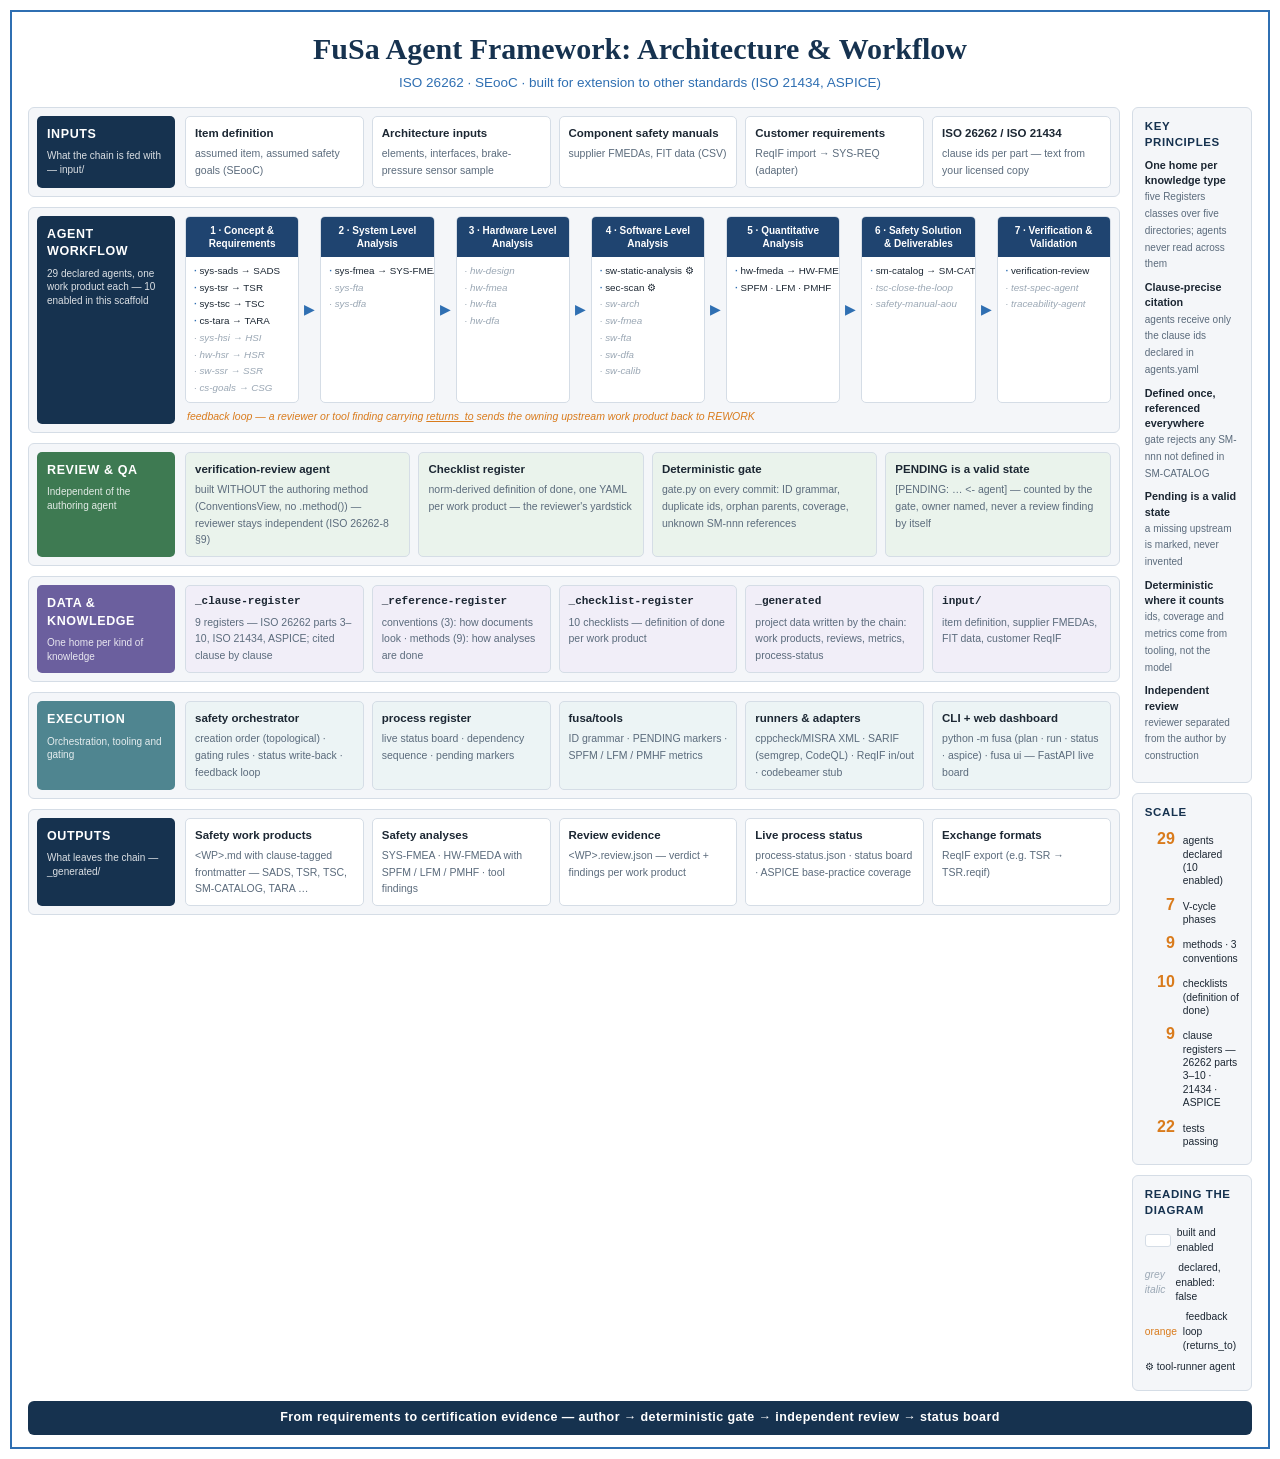
<file: fusa-agents/docs/architecture.html>
<!doctype html>
<html lang="en">
<head>
<meta charset="utf-8">
<title>FuSa Agent Framework — Architecture &amp; Workflow</title>
<style>
  :root {
    --navy: #16324f; --navy2: #1f4470; --steel: #2f6fb2; --green: #3e7a52; --green-bg: #eaf3ec;
    --purple: #6b5f9e; --purple-bg: #f1eef8; --teal: #4f8590; --teal-bg: #ecf4f5;
    --ink: #1c2733; --dim: #5b6b7c; --line: #d5dde6; --card: #ffffff; --page: #f4f6f9;
    --orange: #d97b1c; --disabled: #9aa7b4;
  }
  * { box-sizing: border-box; }
  body { margin: 0; background: #ffffff; color: var(--ink);
         font: 12px/1.4 "Segoe UI", "Helvetica Neue", Arial, sans-serif; }
  .frame { border: 2px solid var(--steel); margin: 10px; padding: 14px 16px 12px; }
  h1 { font-family: Georgia, "Times New Roman", serif; text-align: center; margin: 2px 0 4px;
       font-size: 30px; color: var(--navy); }
  .subtitle { text-align: center; color: var(--steel); font-size: 13.5px; margin-bottom: 14px; }
  .layout { display: flex; gap: 12px; }
  .main { flex: 1; display: flex; flex-direction: column; gap: 10px; }
  .sidebar { width: 250px; display: flex; flex-direction: column; gap: 10px; }

  .band { display: flex; gap: 10px; background: var(--page); border: 1px solid var(--line);
          border-radius: 6px; padding: 8px; }
  .band-label { width: 138px; flex: none; border-radius: 5px; color: #fff; padding: 10px 10px; }
  .band-label b { display: block; font-size: 12.5px; letter-spacing: .6px; margin-bottom: 6px; }
  .band-label span { font-size: 10px; opacity: .85; line-height: 1.35; display: block; }
  .band-cards { flex: 1; display: flex; gap: 8px; align-items: stretch; }
  .card { background: var(--card); border: 1px solid var(--line); border-radius: 5px;
          padding: 8px 9px; flex: 1; }
  .card b { display: block; font-size: 11.5px; margin-bottom: 4px; color: var(--ink); }
  .card span { color: var(--dim); font-size: 10.5px; line-height: 1.4; }

  /* workflow phases */
  .phases { flex: 1; display: flex; gap: 4px; align-items: stretch; }
  .phase { background: var(--card); border: 1px solid var(--line); border-radius: 5px; flex: 1;
           display: flex; flex-direction: column; overflow: hidden; }
  .phase h3 { margin: 0; background: var(--navy2); color: #fff; font-size: 10px; text-align: center;
              padding: 6px 4px; line-height: 1.3; min-height: 40px; display: flex; align-items: center; justify-content: center; }
  .phase ul { list-style: none; margin: 6px 0; padding: 0 8px; }
  .phase li { font-size: 9.8px; padding: 1.5px 0; white-space: nowrap; }
  .phase li.on::before { content: "· "; color: var(--steel); font-weight: 700; }
  .phase li.off { color: var(--disabled); font-style: italic; }
  .phase li.off::before { content: "· "; }
  .chev { align-self: center; color: var(--steel); font-size: 14px; flex: none; padding: 0 1px; }
  .feedback { color: var(--orange); font-style: italic; font-size: 10.5px; margin: 6px 2px 0; }

  .wrap2 { display: flex; flex-direction: column; flex: 1; }

  /* colored band variants */
  .lbl-navy { background: var(--navy); }
  .lbl-green { background: var(--green); }
  .lbl-purple { background: var(--purple); }
  .lbl-teal { background: var(--teal); }
  .band-green .card { background: var(--green-bg); }
  .band-purple .card { background: var(--purple-bg); }
  .band-purple .card b { font-family: ui-monospace, Menlo, Consolas, monospace; font-size: 11px; }
  .band-teal .card { background: var(--teal-bg); }

  /* sidebar */
  .panel { background: var(--page); border: 1px solid var(--line); border-radius: 6px; padding: 10px 12px; }
  .panel h4 { margin: 0 0 8px; font-size: 11.5px; letter-spacing: .6px; color: var(--navy); }
  .panel .item { margin-bottom: 8px; }
  .panel .item b { display: block; font-size: 10.8px; color: var(--ink); }
  .panel .item span { font-size: 10px; color: var(--dim); line-height: 1.35; }
  .scale-row { display: flex; gap: 8px; align-items: baseline; margin-bottom: 6px; }
  .scale-row b { color: var(--orange); font-size: 16px; width: 30px; flex: none; text-align: right; }
  .scale-row span { font-size: 10.3px; color: var(--ink); line-height: 1.3; }
  .legend { display: flex; gap: 6px; align-items: center; margin-bottom: 6px; font-size: 10.3px; }
  .sw { width: 26px; height: 13px; border-radius: 3px; border: 1px solid var(--line); flex: none; }

  .footer { background: var(--navy); color: #fff; text-align: center; border-radius: 6px;
            padding: 8px; font-size: 12.5px; font-weight: 600; letter-spacing: .4px; margin-top: 10px; }
</style>
</head>
<body>
<div class="frame">
  <h1>FuSa Agent Framework: Architecture &amp; Workflow</h1>
  <div class="subtitle">ISO 26262 · SEooC · built for extension to other standards (ISO 21434, ASPICE)</div>

  <div class="layout">
    <div class="main">

      <!-- INPUTS -->
      <div class="band">
        <div class="band-label lbl-navy"><b>INPUTS</b><span>What the chain is fed with — input/</span></div>
        <div class="band-cards">
          <div class="card"><b>Item definition</b><span>assumed item, assumed safety goals (SEooC)</span></div>
          <div class="card"><b>Architecture inputs</b><span>elements, interfaces, brake-pressure sensor sample</span></div>
          <div class="card"><b>Component safety manuals</b><span>supplier FMEDAs, FIT data (CSV)</span></div>
          <div class="card"><b>Customer requirements</b><span>ReqIF import → SYS-REQ (adapter)</span></div>
          <div class="card"><b>ISO 26262 / ISO 21434</b><span>clause ids per part — text from your licensed copy</span></div>
        </div>
      </div>

      <!-- AGENT WORKFLOW -->
      <div class="band">
        <div class="band-label lbl-navy"><b>AGENT WORKFLOW</b><span>29 declared agents, one work product each — 10 enabled in this scaffold</span></div>
        <div class="wrap2">
          <div class="phases">
            <div class="phase"><h3>1 · Concept &amp;<br>Requirements</h3><ul>
              <li class="on">sys-sads → SADS</li><li class="on">sys-tsr → TSR</li>
              <li class="on">sys-tsc → TSC</li><li class="on">cs-tara → TARA</li>
              <li class="off">sys-hsi → HSI</li><li class="off">hw-hsr → HSR</li>
              <li class="off">sw-ssr → SSR</li><li class="off">cs-goals → CSG</li></ul></div>
            <div class="chev">▶</div>
            <div class="phase"><h3>2 · System Level<br>Analysis</h3><ul>
              <li class="on">sys-fmea → SYS-FMEA</li><li class="off">sys-fta</li><li class="off">sys-dfa</li></ul></div>
            <div class="chev">▶</div>
            <div class="phase"><h3>3 · Hardware Level<br>Analysis</h3><ul>
              <li class="off">hw-design</li><li class="off">hw-fmea</li>
              <li class="off">hw-fta</li><li class="off">hw-dfa</li></ul></div>
            <div class="chev">▶</div>
            <div class="phase"><h3>4 · Software Level<br>Analysis</h3><ul>
              <li class="on">sw-static-analysis ⚙</li><li class="on">sec-scan ⚙</li>
              <li class="off">sw-arch</li><li class="off">sw-fmea</li><li class="off">sw-fta</li>
              <li class="off">sw-dfa</li><li class="off">sw-calib</li></ul></div>
            <div class="chev">▶</div>
            <div class="phase"><h3>5 · Quantitative<br>Analysis</h3><ul>
              <li class="on">hw-fmeda → HW-FMEDA</li><li class="on">SPFM · LFM · PMHF</li></ul></div>
            <div class="chev">▶</div>
            <div class="phase"><h3>6 · Safety Solution<br>&amp; Deliverables</h3><ul>
              <li class="on">sm-catalog → SM-CATALOG</li><li class="off">tsc-close-the-loop</li>
              <li class="off">safety-manual-aou</li></ul></div>
            <div class="chev">▶</div>
            <div class="phase"><h3>7 · Verification &amp;<br>Validation</h3><ul>
              <li class="on">verification-review</li><li class="off">test-spec-agent</li>
              <li class="off">traceability-agent</li></ul></div>
          </div>
          <div class="feedback">feedback loop — a reviewer or tool finding carrying <u>returns_to</u> sends the owning upstream work product back to REWORK</div>
        </div>
      </div>

      <!-- REVIEW & QA -->
      <div class="band band-green">
        <div class="band-label lbl-green"><b>REVIEW &amp; QA</b><span>Independent of the authoring agent</span></div>
        <div class="band-cards">
          <div class="card"><b>verification-review agent</b><span>built WITHOUT the authoring method (ConventionsView, no .method()) — reviewer stays independent (ISO 26262-8 §9)</span></div>
          <div class="card"><b>Checklist register</b><span>norm-derived definition of done, one YAML per work product — the reviewer's yardstick</span></div>
          <div class="card"><b>Deterministic gate</b><span>gate.py on every commit: ID grammar, duplicate ids, orphan parents, coverage, unknown SM-nnn references</span></div>
          <div class="card"><b>PENDING is a valid state</b><span>[PENDING: … &lt;- agent] — counted by the gate, owner named, never a review finding by itself</span></div>
        </div>
      </div>

      <!-- DATA & KNOWLEDGE -->
      <div class="band band-purple">
        <div class="band-label lbl-purple"><b>DATA &amp;<br>KNOWLEDGE</b><span>One home per kind of knowledge</span></div>
        <div class="band-cards">
          <div class="card"><b>_clause-register</b><span>9 registers — ISO 26262 parts 3–10, ISO 21434, ASPICE; cited clause by clause</span></div>
          <div class="card"><b>_reference-register</b><span>conventions (3): how documents look · methods (9): how analyses are done</span></div>
          <div class="card"><b>_checklist-register</b><span>10 checklists — definition of done per work product</span></div>
          <div class="card"><b>_generated</b><span>project data written by the chain: work products, reviews, metrics, process-status</span></div>
          <div class="card"><b>input/</b><span>item definition, supplier FMEDAs, FIT data, customer ReqIF</span></div>
        </div>
      </div>

      <!-- EXECUTION -->
      <div class="band band-teal">
        <div class="band-label lbl-teal"><b>EXECUTION</b><span>Orchestration, tooling and gating</span></div>
        <div class="band-cards">
          <div class="card"><b>safety orchestrator</b><span>creation order (topological) · gating rules · status write-back · feedback loop</span></div>
          <div class="card"><b>process register</b><span>live status board · dependency sequence · pending markers</span></div>
          <div class="card"><b>fusa/tools</b><span>ID grammar · PENDING markers · SPFM / LFM / PMHF metrics</span></div>
          <div class="card"><b>runners &amp; adapters</b><span>cppcheck/MISRA XML · SARIF (semgrep, CodeQL) · ReqIF in/out · codebeamer stub</span></div>
          <div class="card"><b>CLI + web dashboard</b><span>python -m fusa (plan · run · status · aspice) · fusa ui — FastAPI live board</span></div>
        </div>
      </div>

      <!-- OUTPUTS -->
      <div class="band">
        <div class="band-label lbl-navy"><b>OUTPUTS</b><span>What leaves the chain — _generated/</span></div>
        <div class="band-cards">
          <div class="card"><b>Safety work products</b><span>&lt;WP&gt;.md with clause-tagged frontmatter — SADS, TSR, TSC, SM-CATALOG, TARA …</span></div>
          <div class="card"><b>Safety analyses</b><span>SYS-FMEA · HW-FMEDA with SPFM / LFM / PMHF · tool findings</span></div>
          <div class="card"><b>Review evidence</b><span>&lt;WP&gt;.review.json — verdict + findings per work product</span></div>
          <div class="card"><b>Live process status</b><span>process-status.json · status board · ASPICE base-practice coverage</span></div>
          <div class="card"><b>Exchange formats</b><span>ReqIF export (e.g. TSR → TSR.reqif)</span></div>
        </div>
      </div>
    </div>

    <!-- SIDEBAR -->
    <div class="sidebar">
      <div class="panel" style="flex:1">
        <h4>KEY PRINCIPLES</h4>
        <div class="item"><b>One home per knowledge type</b><span>five Registers classes over five directories; agents never read across them</span></div>
        <div class="item"><b>Clause-precise citation</b><span>agents receive only the clause ids declared in agents.yaml</span></div>
        <div class="item"><b>Defined once, referenced everywhere</b><span>gate rejects any SM-nnn not defined in SM-CATALOG</span></div>
        <div class="item"><b>Pending is a valid state</b><span>a missing upstream is marked, never invented</span></div>
        <div class="item"><b>Deterministic where it counts</b><span>ids, coverage and metrics come from tooling, not the model</span></div>
        <div class="item"><b>Independent review</b><span>reviewer separated from the author by construction</span></div>
      </div>
      <div class="panel">
        <h4>SCALE</h4>
        <div class="scale-row"><b>29</b><span>agents declared (10 enabled)</span></div>
        <div class="scale-row"><b>7</b><span>V-cycle phases</span></div>
        <div class="scale-row"><b>9</b><span>methods · 3 conventions</span></div>
        <div class="scale-row"><b>10</b><span>checklists (definition of done)</span></div>
        <div class="scale-row"><b>9</b><span>clause registers — 26262 parts 3–10 · 21434 · ASPICE</span></div>
        <div class="scale-row"><b>22</b><span>tests passing</span></div>
      </div>
      <div class="panel">
        <h4>READING THE DIAGRAM</h4>
        <div class="legend"><span class="sw" style="background:#fff"></span>built and enabled</div>
        <div class="legend"><span style="color:var(--disabled);font-style:italic">grey italic</span>&nbsp;declared, enabled: false</div>
        <div class="legend"><span style="color:var(--orange)">orange</span>&nbsp;feedback loop (returns_to)</div>
        <div class="legend">⚙&nbsp;tool-runner agent</div>
      </div>
    </div>
  </div>

  <div class="footer">From requirements to certification evidence — author → deterministic gate → independent review → status board</div>
</div>
</body>
</html>
</file>
